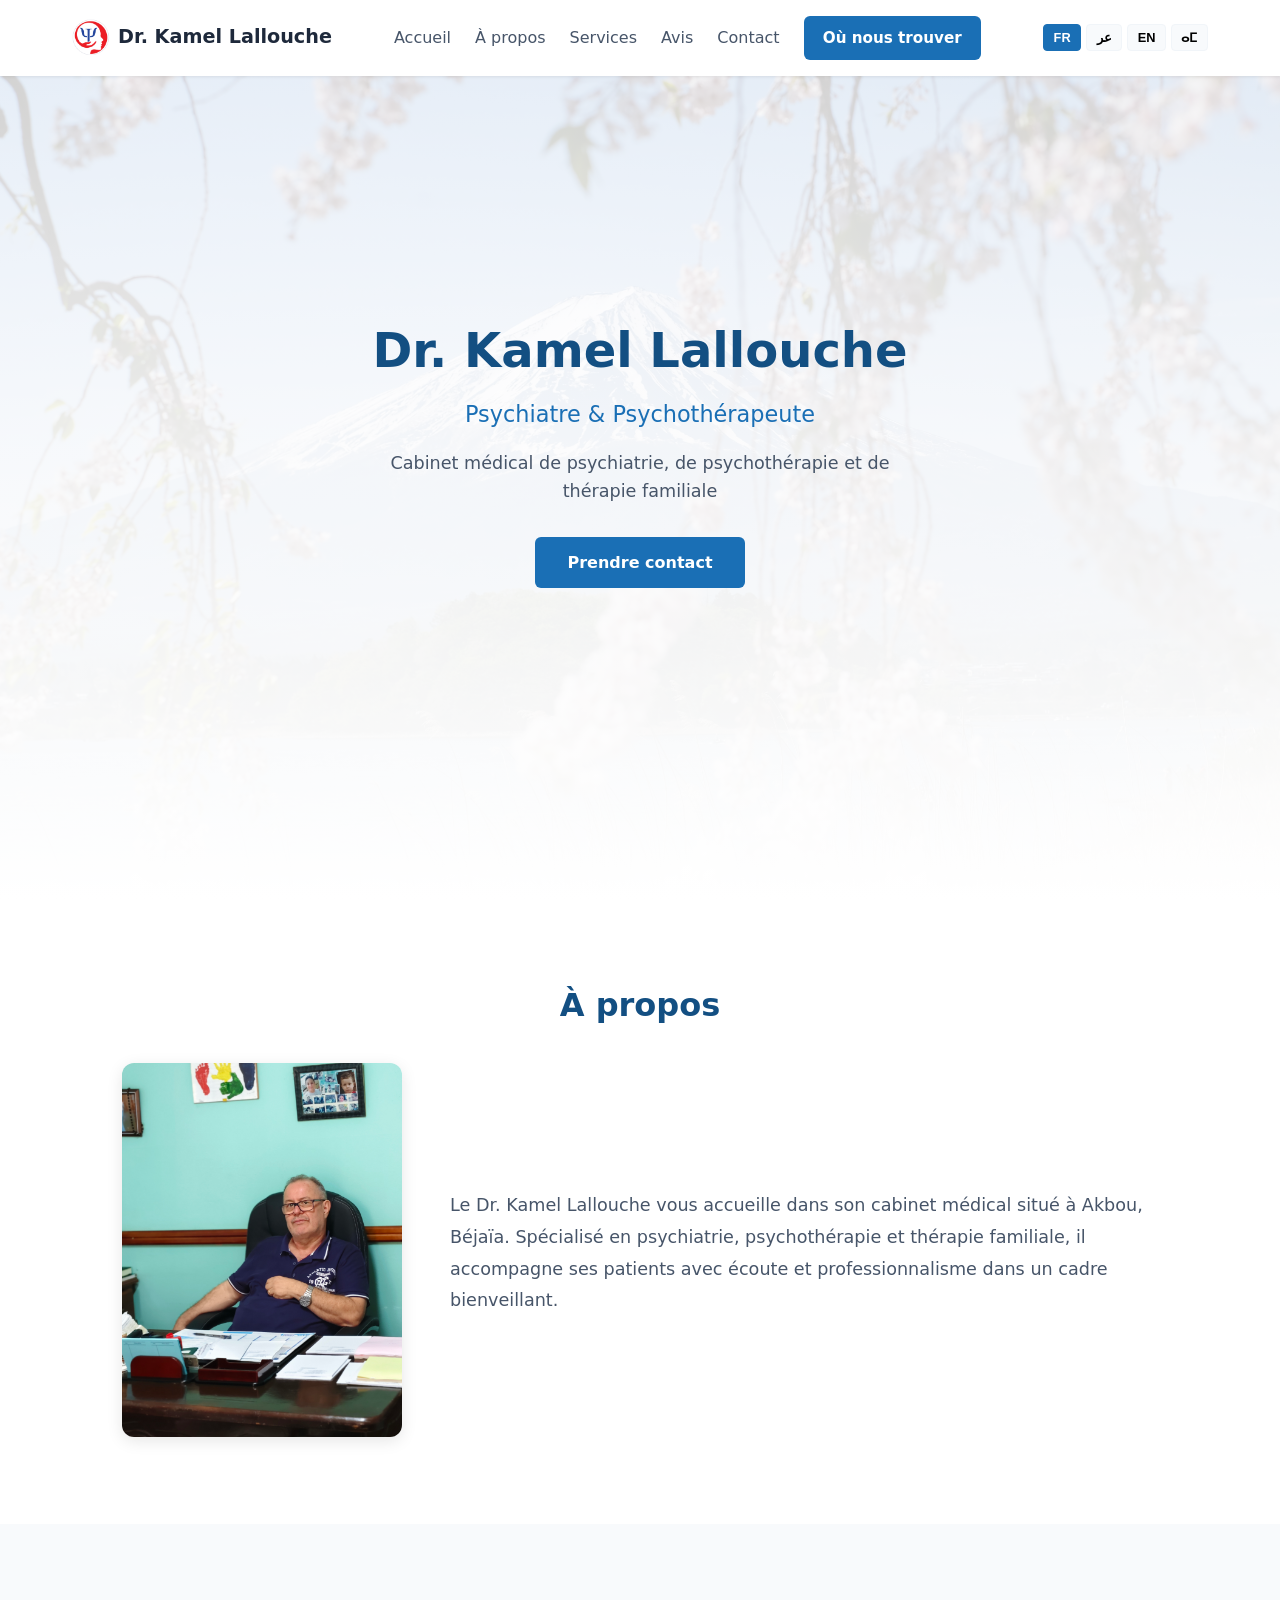
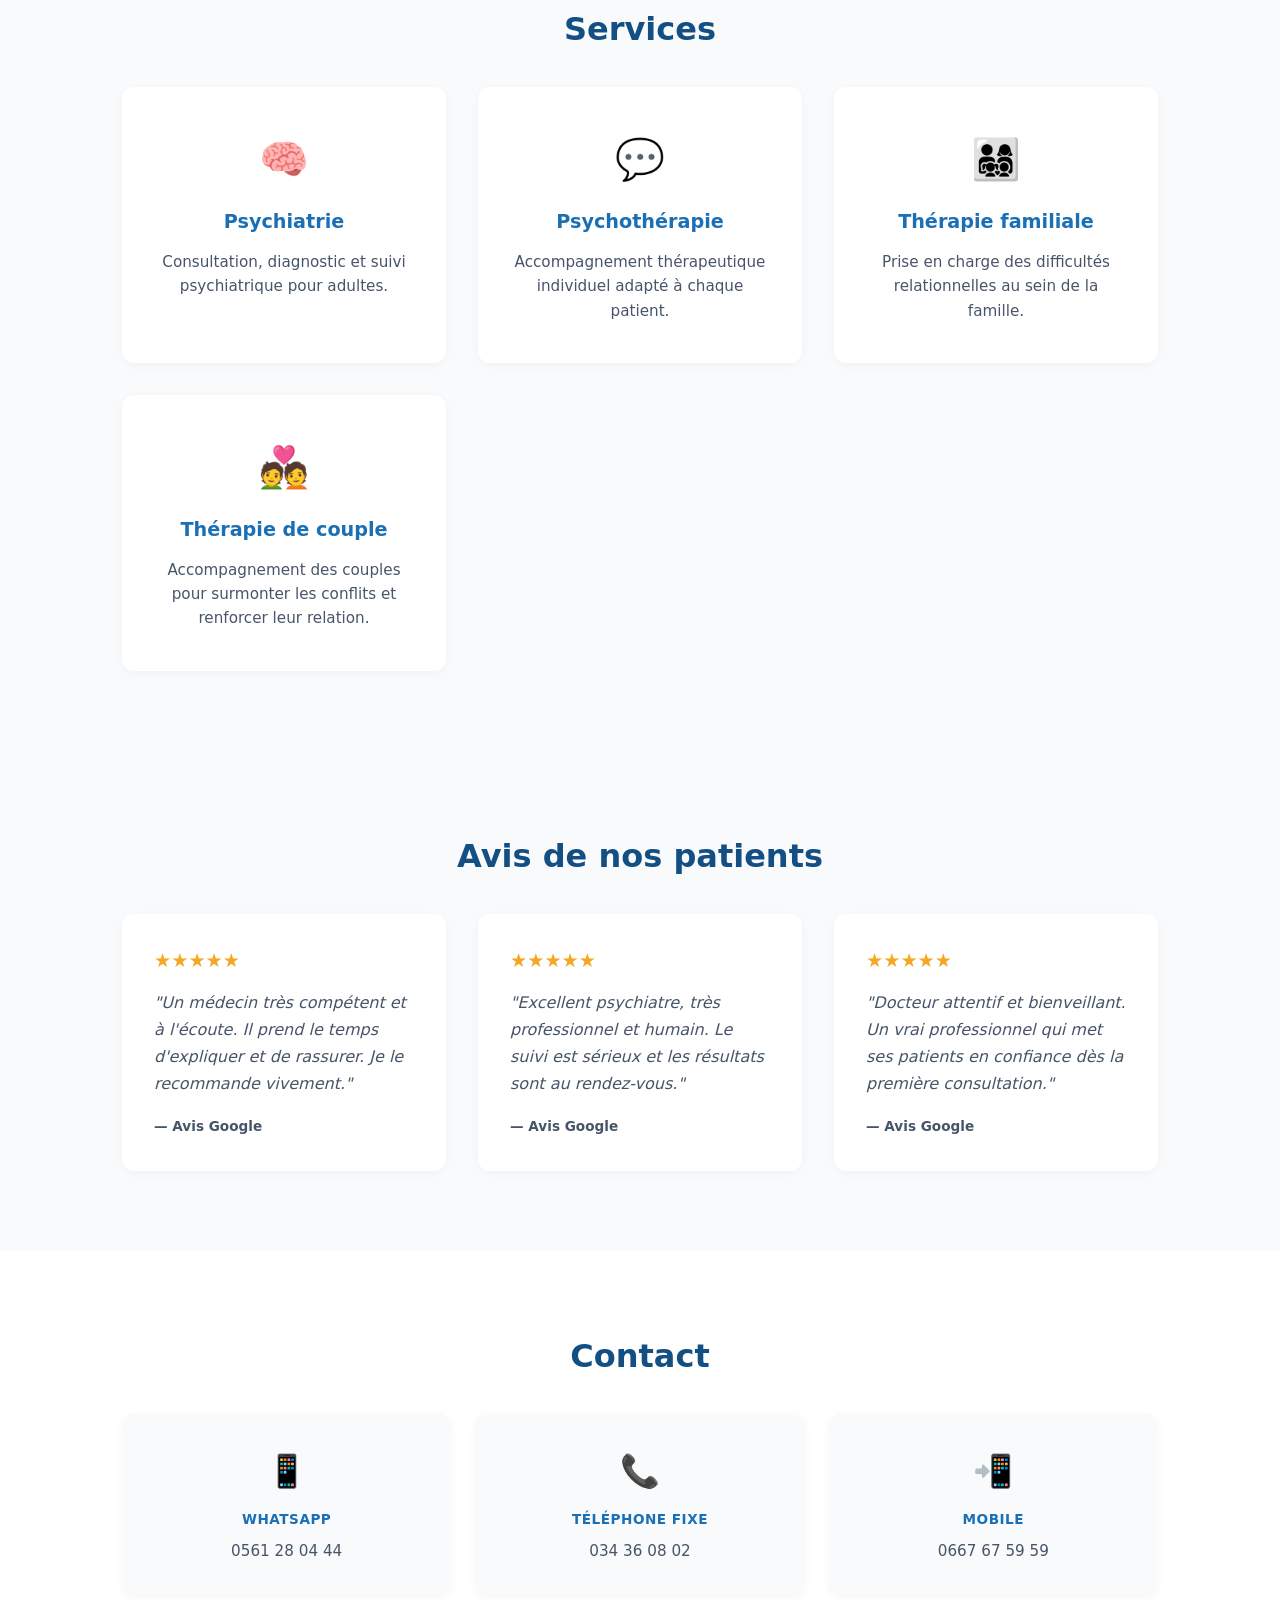
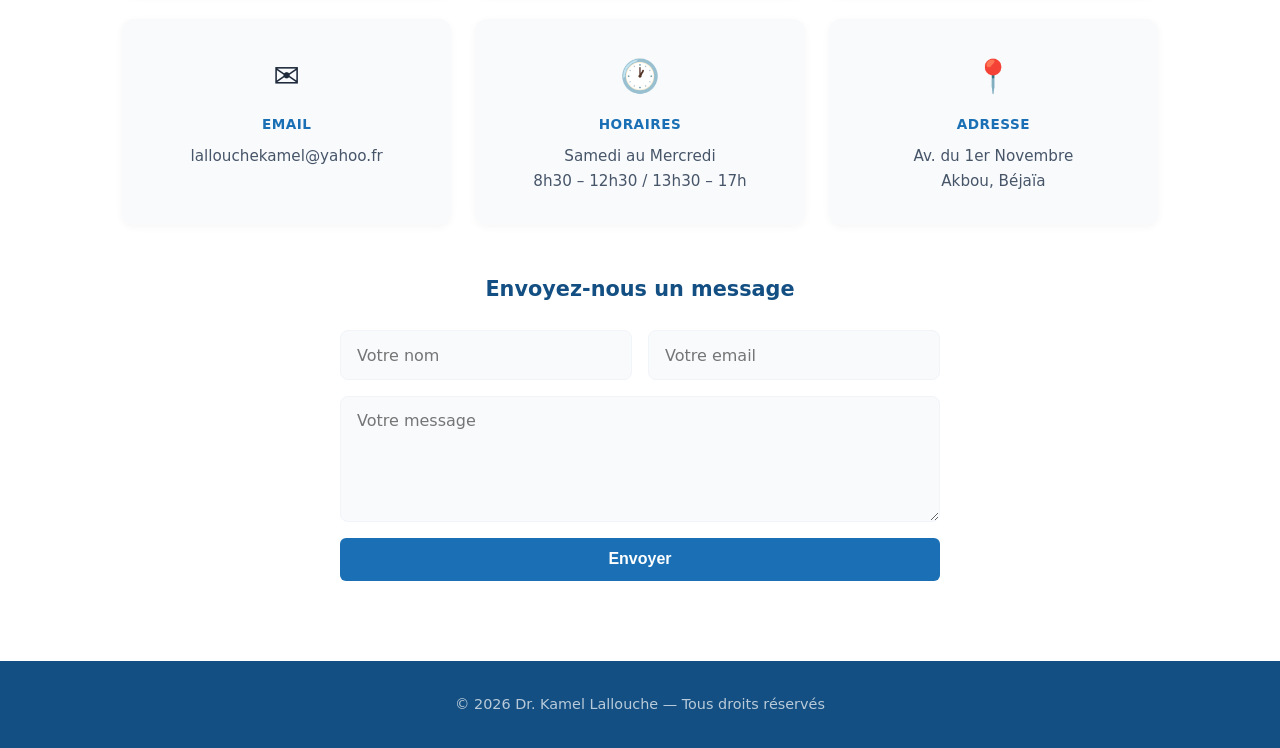
<file: index.html>
<!DOCTYPE html>
<html lang="fr">
<head>
    <meta charset="UTF-8">
    <meta name="viewport" content="width=device-width, initial-scale=1.0">
    <title>Dr. Kamel Lallouche — Psychiatre</title>
    <link rel="stylesheet" href="style.css">
</head>
<body>
    <header>
        <nav>
            <div class="logo">
                <img src="logo dr lallouche(1).png" alt="Logo Dr. Lallouche">
                <span>Dr. Kamel Lallouche</span>
            </div>
            <button class="menu-toggle" aria-label="Menu">☰</button>
            <ul>
                <li><a href="#accueil" data-i18n="nav.home">Accueil</a></li>
                <li><a href="#apropos" data-i18n="nav.about">À propos</a></li>
                <li><a href="#services" data-i18n="nav.services">Services</a></li>
                <li><a href="#avis" data-i18n="nav.reviews">Avis</a></li>
                <li><a href="#contact" data-i18n="nav.contact">Contact</a></li>
                <li><a href="localisation.html" class="btn btn-nav-location" data-i18n="nav.location">Où nous trouver</a></li>
            </ul>
            <div class="lang-switcher">
                <button class="lang-btn" data-lang="fr">FR</button>
                <button class="lang-btn" data-lang="ar">عر</button>
                <button class="lang-btn" data-lang="en">EN</button>
                <button class="lang-btn" data-lang="kab">ⴰⵎ</button>
            </div>
        </nav>
    </header>

    <section id="accueil" class="hero">
        <div class="hero-content">
            <h1>Dr. Kamel Lallouche</h1>
            <p class="subtitle" data-i18n="hero.subtitle">Psychiatre & Psychothérapeute</p>
            <p class="tagline" data-i18n="hero.tagline">Cabinet médical de psychiatrie, de psychothérapie et de thérapie familiale</p>
            <a href="#contact" class="btn" data-i18n="hero.cta">Prendre contact</a>
        </div>
    </section>

    <section id="apropos" class="about">
        <div class="container">
            <h2 data-i18n="about.title">À propos</h2>
            <div class="about-grid">
                <div class="about-photo">
                    <img src="IMG_20260715_145348.jpg" alt="Dr. Kamel Lallouche">
                </div>
                <div class="about-text">
                    <p data-i18n="about.text">Le Dr. Kamel Lallouche vous accueille dans son cabinet médical situé à Akbou, Béjaïa. Spécialisé en psychiatrie, psychothérapie et thérapie familiale, il accompagne ses patients avec écoute et professionnalisme dans un cadre bienveillant.</p>
                </div>
            </div>
        </div>
    </section>

    <section id="services" class="services">
        <div class="container">
            <h2 data-i18n="services.title">Services</h2>
            <div class="services-grid">
                <div class="service-card">
                    <div class="service-icon">🧠</div>
                    <h3 data-i18n="services.psychiatry.title">Psychiatrie</h3>
                    <p data-i18n="services.psychiatry.desc">Consultation, diagnostic et suivi psychiatrique pour adultes.</p>
                </div>
                <div class="service-card">
                    <div class="service-icon">💬</div>
                    <h3 data-i18n="services.psychotherapy.title">Psychothérapie</h3>
                    <p data-i18n="services.psychotherapy.desc">Accompagnement thérapeutique individuel adapté à chaque patient.</p>
                </div>
                <div class="service-card">
                    <div class="service-icon">👨‍👩‍👧‍👦</div>
                    <h3 data-i18n="services.family.title">Thérapie familiale</h3>
                    <p data-i18n="services.family.desc">Prise en charge des difficultés relationnelles au sein de la famille.</p>
                </div>
                <div class="service-card">
                    <div class="service-icon">💑</div>
                    <h3 data-i18n="services.couple.title">Thérapie de couple</h3>
                    <p data-i18n="services.couple.desc">Accompagnement des couples pour surmonter les conflits et renforcer leur relation.</p>
                </div>
            </div>
        </div>
    </section>

    <section id="avis" class="reviews">
        <div class="container">
            <h2 data-i18n="reviews.title">Avis de nos patients</h2>
            <div class="reviews-grid">
                <div class="review-card">
                    <div class="review-stars">★★★★★</div>
                    <p class="review-text" data-i18n="reviews.r1">"Un médecin très compétent et à l'écoute. Il prend le temps d'expliquer et de rassurer. Je le recommande vivement."</p>
                    <span class="review-author" data-i18n="reviews.source">— Avis Google</span>
                </div>
                <div class="review-card">
                    <div class="review-stars">★★★★★</div>
                    <p class="review-text" data-i18n="reviews.r2">"Excellent psychiatre, très professionnel et humain. Le suivi est sérieux et les résultats sont au rendez-vous."</p>
                    <span class="review-author" data-i18n="reviews.source">— Avis Google</span>
                </div>
                <div class="review-card">
                    <div class="review-stars">★★★★★</div>
                    <p class="review-text" data-i18n="reviews.r3">"Docteur attentif et bienveillant. Un vrai professionnel qui met ses patients en confiance dès la première consultation."</p>
                    <span class="review-author" data-i18n="reviews.source">— Avis Google</span>
                </div>
            </div>
        </div>
    </section>

    <section id="contact" class="contact">
        <div class="container">
            <h2 data-i18n="contact.title">Contact</h2>
            <div class="contact-cards">
                <div class="contact-card">
                    <span class="contact-card-icon">📱</span>
                    <span class="contact-label">WhatsApp</span>
                    <p dir="ltr"><a href="https://wa.me/213561280444">0561 28 04 44</a></p>
                </div>
                <div class="contact-card">
                    <span class="contact-card-icon">📞</span>
                    <span class="contact-label" data-i18n="contact.landline">Téléphone fixe</span>
                    <p dir="ltr"><a href="tel:+21334360802">034 36 08 02</a></p>
                </div>
                <div class="contact-card">
                    <span class="contact-card-icon">📲</span>
                    <span class="contact-label" data-i18n="contact.mobile">Mobile</span>
                    <p dir="ltr"><a href="tel:+213667675959">0667 67 59 59</a></p>
                </div>
                <div class="contact-card">
                    <span class="contact-card-icon">✉️</span>
                    <span class="contact-label">Email</span>
                    <p dir="ltr"><a href="mailto:lallouchekamel@yahoo.fr">lallouchekamel@yahoo.fr</a></p>
                </div>
                <div class="contact-card">
                    <span class="contact-card-icon">🕐</span>
                    <span class="contact-label" data-i18n="contact.hours">Horaires</span>
                    <p dir="ltr" data-i18n="contact.hours_value">Samedi au Mercredi<br>8h30 – 12h30 / 13h30 – 17h</p>
                </div>
                <div class="contact-card">
                    <span class="contact-card-icon">📍</span>
                    <span class="contact-label" data-i18n="contact.address">Adresse</span>
                    <p>Av. du 1er Novembre<br>Akbou, Béjaïa</p>
                </div>
            </div>

            <h3 class="form-title" data-i18n="contact.form_title">Envoyez-nous un message</h3>
            <form class="contact-form" action="https://formspree.io/f/xjgnayve" method="POST">
                <input type="text" name="name" data-i18n-placeholder="contact.ph_name" placeholder="Votre nom" required>
                <input type="email" name="email" data-i18n-placeholder="contact.ph_email" placeholder="Votre email" required>
                <textarea name="message" data-i18n-placeholder="contact.ph_message" placeholder="Votre message" rows="5" required></textarea>
                <button type="submit" class="btn" data-i18n="contact.send">Envoyer</button>
            </form>
        </div>
    </section>

    <footer>
        <p data-i18n="footer.copy">&copy; 2026 Dr. Kamel Lallouche — Tous droits réservés</p>
    </footer>

    <script src="i18n.js"></script>
</body>
</html>
</file>
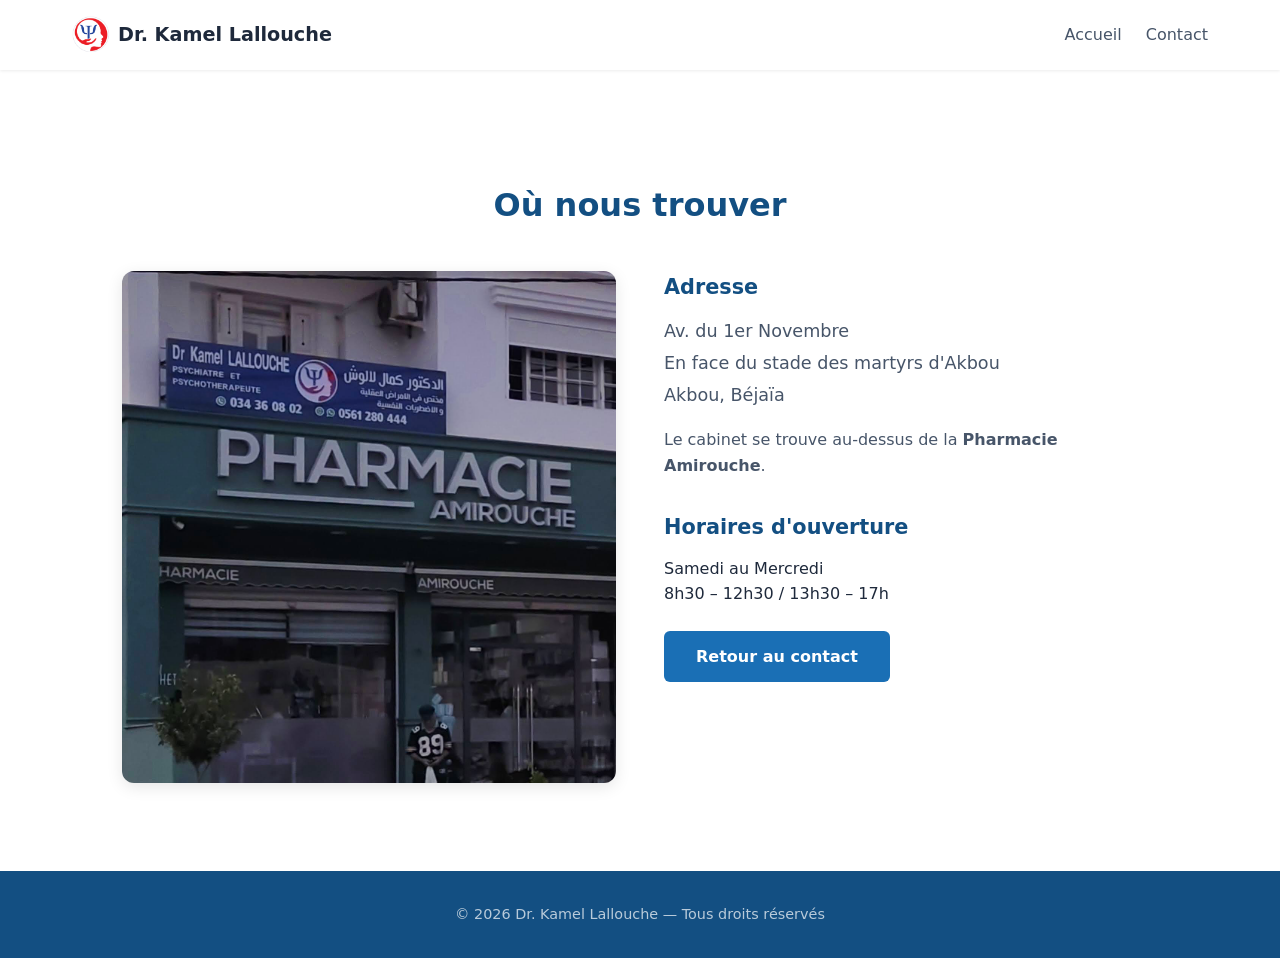
<file: localisation.html>
<!DOCTYPE html>
<html lang="fr">
<head>
    <meta charset="UTF-8">
    <meta name="viewport" content="width=device-width, initial-scale=1.0">
    <title>Où nous trouver — Dr. Kamel Lallouche</title>
    <link rel="stylesheet" href="style.css">
</head>
<body>
    <header>
        <nav>
            <div class="logo">
                <img src="logo dr lallouche(1).png" alt="Logo Dr. Lallouche">
                <span>Dr. Kamel Lallouche</span>
            </div>
            <ul>
                <li><a href="index.html">Accueil</a></li>
                <li><a href="index.html#contact">Contact</a></li>
            </ul>
        </nav>
    </header>

    <section class="location-page">
        <div class="container">
            <h1>Où nous trouver</h1>

            <div class="location-content">
                <div class="location-photo">
                    <img src="IMG_20250825_115928.jpg" alt="Cabinet Dr. Lallouche — vue extérieure">
                </div>

                <div class="location-details">
                    <h2>Adresse</h2>
                    <p class="address">
                        Av. du 1er Novembre<br>
                        En face du stade des martyrs d'Akbou<br>
                        Akbou, Béjaïa
                    </p>
                    <p class="landmark">Le cabinet se trouve au-dessus de la <strong>Pharmacie Amirouche</strong>.</p>

                    <h2>Horaires d'ouverture</h2>
                    <p>Samedi au Mercredi<br>8h30 – 12h30 / 13h30 – 17h</p>

                    <a href="index.html#contact" class="btn">Retour au contact</a>
                </div>
            </div>
        </div>
    </section>

    <footer>
        <p>&copy; 2026 Dr. Kamel Lallouche — Tous droits réservés</p>
    </footer>
</body>
</html>
</file>
<file: style.css>
* {
    margin: 0;
    padding: 0;
    box-sizing: border-box;
}

:root {
    --blue: #1a6fb5;
    --blue-dark: #134f82;
    --blue-light: #e8f4fd;
    --white: #ffffff;
    --gray-50: #f8fafc;
    --gray-100: #f1f5f9;
    --gray-600: #475569;
    --gray-800: #1e293b;
}

body {
    font-family: 'Segoe UI', system-ui, -apple-system, sans-serif;
    color: var(--gray-800);
    line-height: 1.6;
}

/* NAV */
header {
    position: fixed;
    top: 0;
    width: 100%;
    background: var(--white);
    box-shadow: 0 1px 3px rgba(0,0,0,0.08);
    z-index: 100;
}

nav {
    max-width: 1200px;
    margin: 0 auto;
    padding: 1rem 2rem;
    display: flex;
    align-items: center;
    justify-content: space-between;
    gap: 1rem;
}

.logo {
    display: flex;
    align-items: center;
    gap: 0.5rem;
    font-size: 1.2rem;
    font-weight: 700;
    color: var(--gray-800);
}

.logo img {
    height: 38px;
    width: 38px;
    object-fit: contain;
}

nav ul {
    list-style: none;
    display: flex;
    gap: 1.5rem;
    align-items: center;
}

nav ul a {
    text-decoration: none;
    color: var(--gray-600);
    font-weight: 500;
    transition: color 0.2s;
}

nav ul a:hover {
    color: var(--blue);
}

/* HAMBURGER MENU */
.menu-toggle {
    display: none;
    background: none;
    border: none;
    font-size: 1.5rem;
    cursor: pointer;
    color: var(--gray-800);
}

/* LANGUAGE SWITCHER */
.lang-switcher {
    display: flex;
    gap: 0.3rem;
}

.lang-btn {
    background: var(--gray-50);
    border: 1px solid var(--gray-100);
    padding: 0.3rem 0.6rem;
    border-radius: 4px;
    font-size: 0.8rem;
    font-weight: 600;
    cursor: pointer;
    transition: all 0.2s;
}

.lang-btn:hover {
    border-color: var(--blue);
    color: var(--blue);
}

.lang-btn.active {
    background: var(--blue);
    color: var(--white);
    border-color: var(--blue);
}

/* HERO */
.hero {
    min-height: 100vh;
    display: flex;
    align-items: center;
    justify-content: center;
    text-align: center;
    background:
        linear-gradient(to top, var(--white) 0%, rgba(255,255,255,0.92) 50%, rgba(255,255,255,0.8) 100%),
        url('pexels-vinnyanugraha-33368123.jpg') center/cover no-repeat;
    padding: 2rem;
}

.hero-content h1 {
    font-size: 3rem;
    color: var(--blue-dark);
    margin-bottom: 0.5rem;
}

.subtitle {
    font-size: 1.4rem;
    color: var(--blue);
    margin-bottom: 1rem;
    font-weight: 500;
}

.tagline {
    font-size: 1.1rem;
    color: var(--gray-600);
    max-width: 500px;
    margin: 0 auto 2rem;
}

/* BUTTON */
.btn {
    display: inline-block;
    background: var(--blue);
    color: var(--white);
    padding: 0.8rem 2rem;
    border-radius: 6px;
    text-decoration: none;
    font-weight: 600;
    border: none;
    cursor: pointer;
    font-size: 1rem;
    transition: background 0.2s;
}

.btn:hover {
    background: var(--blue-dark);
}

.btn-outline {
    background: transparent;
    color: var(--blue);
    border: 2px solid var(--blue);
}

.btn-outline:hover {
    background: var(--blue);
    color: var(--white);
}

.btn-nav-location {
    background: var(--blue);
    color: var(--white) !important;
    padding: 0.6rem 1.2rem;
    border-radius: 6px;
    font-weight: 600;
    font-size: 0.95rem;
}

/* SECTIONS */
.container {
    max-width: 1100px;
    margin: 0 auto;
    padding: 5rem 2rem;
}

h2 {
    font-size: 2rem;
    color: var(--blue-dark);
    margin-bottom: 2rem;
    text-align: center;
}

/* ABOUT */
.about {
    background: var(--white);
}

.about-grid {
    display: grid;
    grid-template-columns: 280px 1fr;
    gap: 3rem;
    align-items: center;
}

.about-photo img {
    width: 100%;
    border-radius: 12px;
    object-fit: cover;
    aspect-ratio: 3/4;
    box-shadow: 0 4px 16px rgba(0,0,0,0.1);
}

.about-text p {
    font-size: 1.1rem;
    color: var(--gray-600);
    line-height: 1.8;
}

/* SERVICES */
.services {
    background: var(--gray-50);
}

.services-grid {
    display: grid;
    grid-template-columns: repeat(auto-fit, minmax(280px, 1fr));
    gap: 2rem;
}

.service-card {
    background: var(--white);
    padding: 2.5rem 2rem;
    border-radius: 12px;
    text-align: center;
    box-shadow: 0 2px 8px rgba(0,0,0,0.04);
    transition: transform 0.2s, box-shadow 0.2s;
}

.service-card:hover {
    transform: translateY(-4px);
    box-shadow: 0 8px 24px rgba(26,111,181,0.1);
}

.service-icon {
    font-size: 2.5rem;
    margin-bottom: 1rem;
}

.service-card h3 {
    color: var(--blue);
    margin-bottom: 0.75rem;
    font-size: 1.2rem;
}

.service-card p {
    color: var(--gray-600);
    font-size: 0.95rem;
}

/* REVIEWS */
.reviews {
    background: var(--gray-50);
}

.reviews-grid {
    display: grid;
    grid-template-columns: repeat(auto-fit, minmax(280px, 1fr));
    gap: 2rem;
}

.review-card {
    background: var(--white);
    padding: 2rem;
    border-radius: 12px;
    box-shadow: 0 2px 8px rgba(0,0,0,0.04);
}

.review-stars {
    color: #f5a623;
    font-size: 1.2rem;
    margin-bottom: 0.75rem;
}

.review-text {
    color: var(--gray-600);
    font-style: italic;
    line-height: 1.7;
    margin-bottom: 1rem;
}

.review-author {
    font-size: 0.85rem;
    color: var(--gray-600);
    font-weight: 600;
}

/* CONTACT */
.contact {
    background: var(--white);
}

.contact-cards {
    display: grid;
    grid-template-columns: repeat(3, 1fr);
    gap: 1.5rem;
    margin-bottom: 3rem;
}

.contact-card {
    background: var(--gray-50);
    padding: 2rem 1.5rem;
    border-radius: 12px;
    text-align: center;
    box-shadow: 0 2px 8px rgba(0,0,0,0.04);
    transition: transform 0.2s, box-shadow 0.2s;
}

.contact-card:hover {
    transform: translateY(-3px);
    box-shadow: 0 6px 20px rgba(26,111,181,0.08);
}

.contact-card-icon {
    font-size: 2rem;
    display: block;
    margin-bottom: 0.75rem;
}

.contact-label {
    font-weight: 700;
    color: var(--blue);
    font-size: 0.85rem;
    text-transform: uppercase;
    letter-spacing: 0.5px;
    display: block;
    margin-bottom: 0.5rem;
}

.contact-card p {
    color: var(--gray-600);
    font-size: 0.95rem;
}

.contact-card a {
    color: var(--gray-600);
    text-decoration: none;
}

.contact-card a:hover {
    color: var(--blue);
}

.form-title {
    font-size: 1.3rem;
    color: var(--blue-dark);
    text-align: center;
    margin-bottom: 1.5rem;
}

/* FORM */
.contact-form {
    display: grid;
    grid-template-columns: 1fr 1fr;
    gap: 1rem;
    max-width: 600px;
    margin: 0 auto;
}

.contact-form textarea,
.contact-form button {
    grid-column: 1 / -1;
}

.contact-form input,
.contact-form textarea {
    padding: 0.9rem 1rem;
    border: 1px solid var(--gray-100);
    border-radius: 8px;
    font-size: 1rem;
    font-family: inherit;
    background: var(--gray-50);
    transition: border-color 0.2s;
}

.contact-form input:focus,
.contact-form textarea:focus {
    outline: none;
    border-color: var(--blue);
    background: var(--white);
}

/* FOOTER */
footer {
    text-align: center;
    padding: 2rem;
    background: var(--blue-dark);
    color: rgba(255,255,255,0.7);
    font-size: 0.9rem;
}

/* LOCATION PAGE */
.location-page {
    padding-top: 100px;
}

.location-page h1 {
    font-size: 2rem;
    color: var(--blue-dark);
    margin-bottom: 2.5rem;
    text-align: center;
}

.location-content {
    display: grid;
    grid-template-columns: 1fr 1fr;
    gap: 3rem;
    align-items: start;
}

.location-photo img {
    width: 100%;
    border-radius: 12px;
    box-shadow: 0 4px 16px rgba(0,0,0,0.1);
}

.location-details h2 {
    text-align: left;
    font-size: 1.3rem;
    margin-bottom: 0.75rem;
}

.location-details .address {
    font-size: 1.1rem;
    color: var(--gray-600);
    margin-bottom: 1rem;
    line-height: 1.8;
}

.location-details .landmark {
    color: var(--gray-600);
    margin-bottom: 2rem;
    font-size: 1rem;
}

.location-details .btn {
    margin-top: 1.5rem;
}

/* RTL SUPPORT */
[dir="rtl"] body {
    font-family: 'Segoe UI', 'Arabic Typesetting', system-ui, sans-serif;
}

[dir="rtl"] .about-grid {
    direction: rtl;
}

[dir="rtl"] .location-details h2 {
    text-align: right;
}

[dir="rtl"] nav ul {
    direction: rtl;
}

[dir="rtl"] .contact-card p[dir="ltr"] {
    text-align: center;
}

/* RESPONSIVE */
@media (max-width: 768px) {
    .menu-toggle {
        display: block;
    }

    nav ul {
        display: none;
        position: absolute;
        top: 100%;
        left: 0;
        right: 0;
        background: var(--white);
        flex-direction: column;
        padding: 1.5rem 2rem;
        gap: 1rem;
        box-shadow: 0 4px 12px rgba(0,0,0,0.1);
    }

    nav ul.open {
        display: flex;
    }

    .lang-switcher {
        position: absolute;
        top: 1rem;
        right: 4rem;
    }

    .hero-content h1 {
        font-size: 2rem;
    }

    .subtitle {
        font-size: 1.1rem;
    }

    .about-grid {
        grid-template-columns: 1fr;
        text-align: center;
    }

    .about-photo img {
        max-width: 250px;
        margin: 0 auto;
    }

    .contact-cards {
        grid-template-columns: 1fr 1fr;
    }

    .contact-form {
        grid-template-columns: 1fr;
    }

    .location-content {
        grid-template-columns: 1fr;
    }
}

@media (max-width: 480px) {
    nav {
        flex-wrap: wrap;
    }

    .lang-switcher {
        position: static;
        order: 3;
        width: 100%;
        justify-content: center;
        margin-top: 0.5rem;
    }

    .hero-content h1 {
        font-size: 1.7rem;
    }

    .contact-cards {
        grid-template-columns: 1fr;
    }

    .services-grid {
        grid-template-columns: 1fr;
    }

    .reviews-grid {
        grid-template-columns: 1fr;
    }
}
</file>
